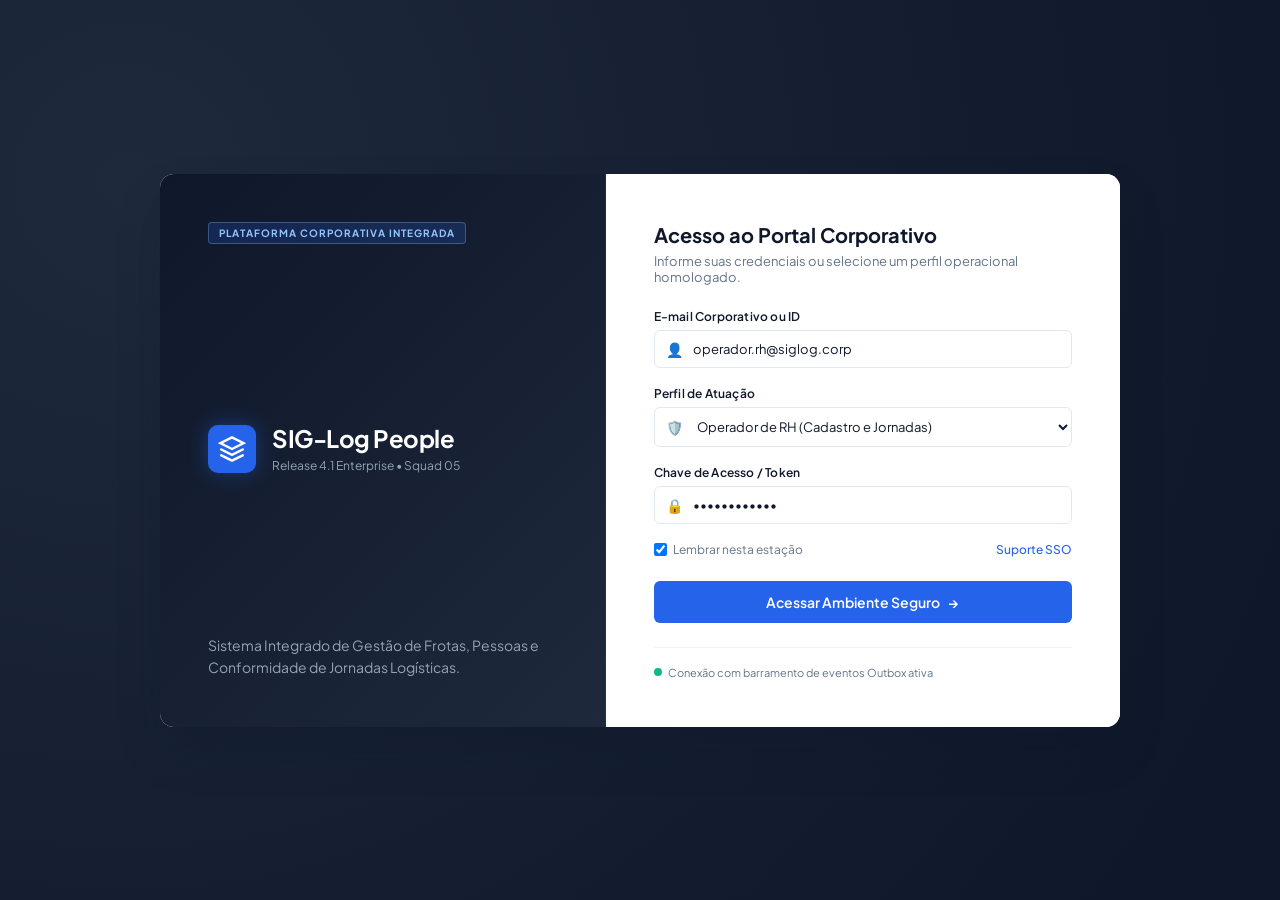
<file: static/index.html>
<!DOCTYPE html>
<html lang="pt-BR">
<head>
  <meta charset="UTF-8">
  <meta name="viewport" content="width=device-width, initial-scale=1.0">
  <title>SIG-Log Enterprise | Gestão de Jornadas & Pessoas</title>
  <link rel="stylesheet" href="css/app.css">
  <link rel="preconnect" href="https://fonts.googleapis.com">
  <link href="https://fonts.googleapis.com/css2?family=Plus+Jakarta+Sans:wght@400;500;600;700&display=swap" rel="stylesheet">
</head>
<body>

  <!-- TELA 1: LOGIN CORPORATIVO (Inicial) -->
  <div id="loginScreen" class="login-wrapper">
    <div class="login-container">
      <div class="login-brand">
        <div class="corporate-badge">PLATAFORMA CORPORATIVA INTEGRADA</div>
        <div class="logo-group">
          <div class="brand-symbol">
            <svg width="28" height="28" viewBox="0 0 24 24" fill="none" stroke="currentColor" stroke-width="2">
              <path d="M12 2L2 7l10 5 10-5-10-5zM2 17l10 5 10-5M2 12l10 5 10-5"/>
            </svg>
          </div>
          <div>
            <h1>SIG-Log People</h1>
            <span class="sub-version">Release 4.1 Enterprise &bull; Squad 05</span>
          </div>
        </div>
        <p class="brand-desc">Sistema Integrado de Gestão de Frotas, Pessoas e Conformidade de Jornadas Logísticas.</p>
      </div>

      <div class="login-card">
        <div class="login-header">
          <h2>Acesso ao Portal Corporativo</h2>
          <p>Informe suas credenciais ou selecione um perfil operacional homologado.</p>
        </div>

        <form id="formLogin">
          <div class="form-group">
            <label for="loginEmail">E-mail Corporativo ou ID</label>
            <div class="input-with-icon">
              <span class="input-icon">👤</span>
              <input type="text" id="loginEmail" placeholder="usuario@siglog.corp" value="operador.rh@siglog.corp" required>
            </div>
          </div>

          <div class="form-group">
            <label for="loginRole">Perfil de Atuação</label>
            <div class="input-with-icon">
              <span class="input-icon">🛡️</span>
              <select id="loginRole" required>
                <option value="Operador de RH">Operador de RH (Cadastro e Jornadas)</option>
                <option value="Gestor de Tráfego">Gestor de Tráfego & Escalas</option>
                <option value="Auditor de Compliance">Auditor de Compliance & Descansos</option>
              </select>
            </div>
          </div>

          <div class="form-group">
            <label for="loginPass">Chave de Acesso / Token</label>
            <div class="input-with-icon">
              <span class="input-icon">🔒</span>
              <input type="password" id="loginPass" value="••••••••••••" placeholder="Senha do domínio" required>
            </div>
          </div>

          <div class="login-meta">
            <label class="remember-me">
              <input type="checkbox" checked> Lembrar nesta estação
            </label>
            <a href="#" class="forgot-link" onclick="alert('Consulte o administrador do cluster SIG-Log para redefinição via SSO.'); return false;">Suporte SSO</a>
          </div>

          <button type="submit" class="btn btn-primary btn-block btn-lg">
            <span>Acessar Ambiente Seguro</span>
            <span class="arrow">&rarr;</span>
          </button>
        </form>

        <div class="login-footer">
          <div class="security-tag">
            <span class="sec-dot"></span> Conexão com barramento de eventos Outbox ativa
          </div>
        </div>
      </div>
    </div>
  </div>

  <!-- TELA 2: AMBIENTE DO SISTEMA (Após Login) -->
  <div id="appLayout" class="app-layout hidden">
    <!-- Sidebar Corporativa -->
    <aside class="sidebar">
      <div class="sidebar-header">
        <div class="brand-mini">
          <div class="brand-symbol sm">
            <svg width="18" height="18" viewBox="0 0 24 24" fill="none" stroke="currentColor" stroke-width="2">
              <path d="M12 2L2 7l10 5 10-5-10-5zM2 17l10 5 10-5M2 12l10 5 10-5"/>
            </svg>
          </div>
          <div>
            <h3>SIG-Log People</h3>
            <span class="badge-env">PROD-4.1</span>
          </div>
        </div>
      </div>

      <div class="nav-section-title">OPERAÇÃO & GESTÃO</div>
      <nav class="nav-menu">
        <button type="button" class="nav-item active" data-tab="dashboard">
          <span class="nav-icon">📊</span>
          <span class="nav-text">Painel Executivo (KPIs)</span>
        </button>
        <button type="button" class="nav-item" data-tab="employees">
          <span class="nav-icon">👥</span>
          <span class="nav-text">Quadro de Pessoas</span>
        </button>
        <button type="button" class="nav-item" data-tab="allocations">
          <span class="nav-icon">📋</span>
          <span class="nav-text">Alocações & Escalas</span>
        </button>
        <button type="button" class="nav-item" data-tab="conflicts">
          <span class="nav-icon">⚠️</span>
          <span class="nav-text">Auditoria de Conflitos</span>
          <span class="badge-count" id="navConflictBadge">0</span>
        </button>
      </nav>

      <div class="nav-section-title">SISTEMA & GOVERNANÇA</div>
      <nav class="nav-menu">
        <button type="button" class="nav-item" onclick="window.open('http://localhost:5000/api/dashboard', '_blank')">
          <span class="nav-icon">🔗</span>
          <span class="nav-text">Endpoint API (/dashboard)</span>
        </button>
      </nav>

      <!-- Perfil do Usuário na Base da Sidebar -->
      <div class="sidebar-footer">
        <div class="user-profile-card">
          <div class="avatar-corp" id="userAvatar">RH</div>
          <div class="user-meta">
            <span class="user-name" id="userNameDisplay">Carlos Miranda</span>
            <span class="user-role" id="userRoleDisplay">Operador de RH</span>
          </div>
          <button type="button" class="btn-logout" id="btnLogout" title="Encerrar Sessão">
            <svg width="18" height="18" viewBox="0 0 24 24" fill="none" stroke="currentColor" stroke-width="2">
              <path d="M9 21H5a2 2 0 0 1-2-2V5a2 2 0 0 1 2-2h4M16 17l5-5-5-5M21 12H9"/>
            </svg>
          </button>
        </div>
      </div>
    </aside>

    <!-- Área Principal de Trabalho -->
    <main class="main-content">
      <!-- Barra Superior Executiva -->
      <header class="top-bar">
        <div class="top-bar-left">
          <div class="breadcrumb">
            <span>SIG-Log</span> / <span id="currentSectionName">Painel Executivo</span>
          </div>
        </div>

        <div class="top-bar-right">
          <div class="system-indicator">
            <span class="pulse-dot online" id="statusDot"></span>
            <span class="status-label" id="statusLabel">Conectando à API...</span>
          </div>
          <button type="button" class="btn btn-sm btn-ghost" id="btnSync">
            <span>🔄 Sincronizar</span>
          </button>
        </div>
      </header>

      <!-- Banner Global de Feedback -->
      <div id="feedbackBanner" class="feedback-banner hidden"></div>

      <!-- PAINEL 1: DASHBOARD EXECUTIVO -->
      <section id="view-dashboard" class="view-panel active">
        <div class="section-title-wrap">
          <div>
            <h2>Visão Geral de Disponibilidade e Conformidade</h2>
            <p>Métricas operacionais consolidadas a partir do banco de dados relacional e motor de regras.</p>
          </div>
        </div>

        <div class="kpi-grid">
          <div class="kpi-card">
            <div class="kpi-top">
              <span class="kpi-title">Motoristas Homologados</span>
              <span class="kpi-icon">🚚</span>
            </div>
            <div class="kpi-number" id="kpi-drivers">0</div>
            <div class="kpi-status ok">
              <span>●</span> Cadastrados e certificados no SIG
            </div>
          </div>

          <div class="kpi-card">
            <div class="kpi-top">
              <span class="kpi-title">Escalas Planejadas</span>
              <span class="kpi-icon">📅</span>
            </div>
            <div class="kpi-number" id="kpi-schedules">0</div>
            <div class="kpi-status neutral">
              <span>●</span> Alocações ativas no ciclo atual
            </div>
          </div>

          <div class="kpi-card warning">
            <div class="kpi-top">
              <span class="kpi-title">Conflitos de Jornada</span>
              <span class="kpi-icon">⚠️</span>
            </div>
            <div class="kpi-number text-alert" id="kpi-conflicts">0</div>
            <div class="kpi-status alert">
              <span>●</span> Violações de descanso / certificação
            </div>
          </div>

          <div class="kpi-card">
            <div class="kpi-top">
              <span class="kpi-title">Índice de Cobertura</span>
              <span class="kpi-icon">🛡️</span>
            </div>
            <div class="kpi-number" id="kpi-coverage">100%</div>
            <div class="kpi-status ok">
              <span>●</span> Conformidade com Acordo Coletivo
            </div>
          </div>
        </div>

        <!-- Validador de Invariantes em Tempo Real -->
        <div class="content-card mt-6">
          <div class="content-card-header">
            <div>
              <h3>Simulador de Elegibilidade de Alocação</h3>
              <p>Validação prévia das regras de negócio (Art. 66/67 CLT: 11h de descanso + certificação CNH).</p>
            </div>
            <span class="tag-audit">Heurística: Prevenção de Erros</span>
          </div>
          <div class="content-card-body">
            <form id="formValidateRule" class="grid-form-inline">
              <div class="input-block">
                <label>ID do Motorista</label>
                <input type="number" id="valDriverId" placeholder="Ex: 1" required>
              </div>
              <div class="input-block">
                <label>Início da Jornada Pretendida</label>
                <input type="datetime-local" id="valStart" required>
              </div>
              <div class="input-block">
                <label>Término Estimado</label>
                <input type="datetime-local" id="valEnd" required>
              </div>
              <div class="input-block action-cell">
                <button type="submit" class="btn btn-primary">Auditar Elegibilidade</button>
              </div>
            </form>
            <div id="validationResult" class="audit-response hidden mt-4"></div>
          </div>
        </div>
      </section>

      <!-- PAINEL 2: QUADRO DE PROFISSIONAIS -->
      <section id="view-employees" class="view-panel">
        <div class="section-title-wrap flex-between">
          <div>
            <h2>Quadro de Colaboradores e Especialidades</h2>
            <p>Base unificada de motoristas, qualificações e controle de descansos interjornada.</p>
          </div>
          <button type="button" class="btn btn-primary" id="btnOpenEmployeeModal">
            <span>+ Cadastrar Profissional</span>
          </button>
        </div>

        <div class="content-card">
          <div class="table-responsive">
            <table class="corp-table">
              <thead>
                <tr>
                  <th>Identificador</th>
                  <th>Colaborador</th>
                  <th>Função / Ocupação</th>
                  <th>Habilitação (CNH)</th>
                  <th>Status Operacional</th>
                  <th>Ações</th>
                </tr>
              </thead>
              <tbody id="employeeTableBody">
                <tr><td colspan="6" class="text-center">Carregando dados corporativos...</td></tr>
              </tbody>
            </table>
          </div>
        </div>
      </section>

      <!-- PAINEL 3: ESCALAS & ALOCAÇÃO -->
      <section id="view-allocations" class="view-panel">
        <div class="section-title-wrap">
          <div>
            <h2>Central de Escalonamento e Alocação</h2>
            <p>Vinculação formal de profissionais com publicação no padrão <code>MotoristaEscalado</code>.</p>
          </div>
        </div>

        <div class="content-card max-w-3xl">
          <div class="content-card-header">
            <h3>Nova Ordem de Alocação</h3>
          </div>
          <div class="content-card-body">
            <form id="formAllocation" class="form-vertical">
              <div class="form-row-2">
                <div class="form-group">
                  <label>ID do Profissional</label>
                  <input type="number" id="allocDriverId" placeholder="Ex: 1" required>
                </div>
                <div class="form-group">
                  <label>Código da Escala / Turno</label>
                  <input type="text" id="allocShiftId" placeholder="Ex: TURNO-NOTURNO-02" required>
                </div>
              </div>
              <div class="form-row-2">
                <div class="form-group">
                  <label>Início da Escala</label>
                  <input type="datetime-local" id="allocStart" required>
                </div>
                <div class="form-group">
                  <label>Previsão de Término</label>
                  <input type="datetime-local" id="allocEnd" required>
                </div>
              </div>
              <div class="mt-4 form-actions">
                <button type="submit" class="btn btn-success btn-lg">
                  Confirmar e Registrar Alocação (Outbox)
                </button>
              </div>
            </form>
          </div>
        </div>
      </section>

      <!-- PAINEL 4: AUDITORIA DE CONFLITOS -->
      <section id="view-conflicts" class="view-panel">
        <div class="section-title-wrap">
          <div>
            <h2>Auditoria de Invariantes e Conflitos</h2>
            <p>Monitoramento contínuo de descansos violados e escalas sobrepostas.</p>
          </div>
        </div>

        <div class="content-card">
          <div class="content-card-body">
            <div id="conflictsList" class="conflict-feed">
              <div class="empty-audit-state">
                <div class="empty-icon">✓</div>
                <h4>Nenhum Conflito Ativo no Momento</h4>
                <p>Todas as escalas registradas cumprem os requisitos de descanso mínimo e certificação.</p>
              </div>
            </div>
          </div>
        </div>
      </section>
    </main>
  </div>

  <!-- MODAL CORPORATIVO: NOVO PROFISSIONAL -->
  <div id="modalEmployee" class="modal-backdrop hidden">
    <div class="modal-box">
      <div class="modal-header">
        <div>
          <h3>Novo Cadastro de Profissional</h3>
          <span class="modal-sub">Módulo de RH &bull; SIG-Log People</span>
        </div>
        <button type="button" class="btn-close" id="btnCloseEmployeeModal">&times;</button>
      </div>

      <form id="formNewEmployee" class="modal-body">
        <div class="form-group">
          <label>Nome Completo do Colaborador</label>
          <input type="text" id="empName" placeholder="Ex: Carlos Eduardo de Miranda" required>
        </div>

        <div class="form-row-2">
          <div class="form-group">
            <label>Função Operacional</label>
            <select id="empRole" required>
              <option value="Motorista Carreteiro">Motorista Carreteiro</option>
              <option value="Motorista Urbano">Motorista Urbano (VUC)</option>
              <option value="Operador de Pátio">Operador de Logística/Pátio</option>
            </select>
          </div>

          <div class="form-group">
            <label>Categoria CNH</label>
            <input type="text" id="empCnh" placeholder="Ex: Categoria E" value="Categoria E" required>
          </div>
        </div>

        <div class="modal-footer">
          <button type="button" class="btn btn-ghost" id="btnCancelEmployee">Cancelar</button>
          <button type="submit" class="btn btn-primary">Salvar no Banco de Dados</button>
        </div>
      </form>
    </div>
  </div>

  <script src="js/api.js"></script>
  <script src="js/app.js"></script>
</body>
</html>
</file>
<file: static/css/app.css>
:root {
  --bg-app: #f8fafc;
  --bg-card: #ffffff;
  --sidebar-bg: #0f172a;
  --sidebar-hover: #1e293b;
  --sidebar-active: #2563eb;
  
  --primary: #2563eb;
  --primary-hover: #1d4ed8;
  --primary-subtle: #eff6ff;
  
  --text-main: #0f172a;
  --text-muted: #64748b;
  --text-light: #94a3b8;
  
  --border-color: #e2e8f0;
  --border-light: #f1f5f9;
  
  --success: #10b981;
  --success-bg: #ecfdf5;
  --warning: #f59e0b;
  --warning-bg: #fffbeb;
  --danger: #ef4444;
  --danger-bg: #fef2f2;
  
  --shadow-sm: 0 1px 2px 0 rgba(0, 0, 0, 0.05);
  --shadow-md: 0 4px 6px -1px rgba(0, 0, 0, 0.07), 0 2px 4px -2px rgba(0, 0, 0, 0.05);
  --shadow-lg: 0 10px 15px -3px rgba(0, 0, 0, 0.08), 0 4px 6px -4px rgba(0, 0, 0, 0.04);
  --radius-sm: 6px;
  --radius-md: 10px;
  --radius-lg: 14px;
}

* {
  box-sizing: border-box;
  margin: 0;
  padding: 0;
  font-family: 'Plus Jakarta Sans', -apple-system, BlinkMacSystemFont, "Segoe UI", Roboto, sans-serif;
}

body {
  background-color: var(--bg-app);
  color: var(--text-main);
  height: 100vh;
  overflow: hidden;
  -webkit-font-smoothing: antialiased;
}

/* ==========================================================================
   TELA DE LOGIN CORPORATIVO
   ========================================================================== */
.login-wrapper {
  min-height: 100vh;
  display: flex;
  align-items: center;
  justify-content: center;
  background: radial-gradient(circle at 10% 20%, #1e293b 0%, #0f172a 90%);
  padding: 24px;
}

.login-container {
  display: flex;
  max-width: 960px;
  width: 100%;
  background: #ffffff;
  border-radius: var(--radius-lg);
  overflow: hidden;
  box-shadow: 0 25px 50px -12px rgba(15, 23, 42, 0.35);
}

.login-brand {
  flex: 1;
  background: linear-gradient(135deg, #0f172a 0%, #1e293b 100%);
  color: #ffffff;
  padding: 48px;
  display: flex;
  flex-direction: column;
  justify-content: space-between;
  border-right: 1px solid rgba(255, 255, 255, 0.08);
}

.corporate-badge {
  display: inline-block;
  align-self: flex-start;
  font-size: 10px;
  font-weight: 700;
  letter-spacing: 1px;
  color: #93c5fd;
  background: rgba(37, 99, 235, 0.2);
  padding: 4px 10px;
  border-radius: 4px;
  border: 1px solid rgba(147, 197, 253, 0.3);
}

.logo-group {
  margin-top: 40px;
  display: flex;
  align-items: center;
  gap: 16px;
}

.brand-symbol {
  width: 48px;
  height: 48px;
  background: var(--primary);
  border-radius: var(--radius-md);
  display: flex;
  align-items: center;
  justify-content: center;
  color: #fff;
  box-shadow: 0 0 20px rgba(37, 99, 235, 0.4);
}

.brand-symbol.sm {
  width: 32px;
  height: 32px;
  border-radius: 6px;
}

.login-brand h1 {
  font-size: 24px;
  font-weight: 700;
  letter-spacing: -0.5px;
}

.sub-version {
  font-size: 12px;
  color: var(--text-light);
}

.brand-desc {
  font-size: 14px;
  line-height: 1.6;
  color: var(--text-light);
  margin-top: 20px;
}

.login-card {
  flex: 1.2;
  padding: 48px;
  background: #ffffff;
  display: flex;
  flex-direction: column;
  justify-content: center;
}

.login-header h2 {
  font-size: 20px;
  font-weight: 700;
  color: var(--text-main);
  margin-bottom: 6px;
}

.login-header p {
  font-size: 13px;
  color: var(--text-muted);
  margin-bottom: 24px;
}

.form-group {
  margin-bottom: 18px;
}

.form-group label {
  display: block;
  font-size: 12px;
  font-weight: 600;
  color: var(--text-main);
  margin-bottom: 6px;
  letter-spacing: 0.2px;
}

.input-with-icon {
  position: relative;
  display: flex;
  align-items: center;
}

.input-icon {
  position: absolute;
  left: 12px;
  font-size: 14px;
  color: var(--text-muted);
  pointer-events: none;
}

.input-with-icon input,
.input-with-icon select {
  width: 100%;
  padding: 10px 14px 10px 38px;
  font-size: 13px;
  color: var(--text-main);
  background: #ffffff;
  border: 1px solid var(--border-color);
  border-radius: var(--radius-sm);
  transition: all 0.2s;
  outline: none;
}

.input-with-icon input:focus,
.input-with-icon select:focus {
  border-color: var(--primary);
  box-shadow: 0 0 0 3px rgba(37, 99, 235, 0.15);
}

.login-meta {
  display: flex;
  justify-content: space-between;
  align-items: center;
  font-size: 12px;
  margin-bottom: 24px;
  color: var(--text-muted);
}

.remember-me {
  display: flex;
  align-items: center;
  gap: 6px;
  cursor: pointer;
}

.forgot-link {
  color: var(--primary);
  text-decoration: none;
  font-weight: 500;
}

.forgot-link:hover {
  text-decoration: underline;
}

.login-footer {
  margin-top: 24px;
  padding-top: 18px;
  border-top: 1px solid var(--border-light);
}

.security-tag {
  font-size: 11px;
  color: var(--text-muted);
  display: flex;
  align-items: center;
  gap: 6px;
}

.sec-dot {
  width: 8px;
  height: 8px;
  background: var(--success);
  border-radius: 50%;
  display: inline-block;
}

/* ==========================================================================
   LAYOUT CORPORATIVO (APP)
   ========================================================================== */
.app-layout {
  display: flex;
  height: 100vh;
}

/* Sidebar */
.sidebar {
  width: 270px;
  background-color: var(--sidebar-bg);
  color: #ffffff;
  display: flex;
  flex-direction: column;
  padding: 24px 16px;
  border-right: 1px solid rgba(255, 255, 255, 0.05);
}

.sidebar-header {
  padding-bottom: 20px;
  border-bottom: 1px solid rgba(255, 255, 255, 0.08);
  margin-bottom: 20px;
}

.brand-mini {
  display: flex;
  align-items: center;
  gap: 12px;
}

.brand-mini h3 {
  font-size: 15px;
  font-weight: 700;
  letter-spacing: -0.3px;
}

.badge-env {
  font-size: 9px;
  font-weight: 700;
  background: rgba(37, 99, 235, 0.3);
  color: #93c5fd;
  padding: 2px 5px;
  border-radius: 4px;
}

.nav-section-title {
  font-size: 10px;
  font-weight: 700;
  color: #64748b;
  letter-spacing: 0.8px;
  margin: 16px 10px 8px;
}

.nav-menu {
  display: flex;
  flex-direction: column;
  gap: 4px;
}

.nav-item {
  width: 100%;
  background: transparent;
  border: none;
  color: #94a3b8;
  padding: 10px 12px;
  font-size: 13px;
  font-weight: 500;
  border-radius: var(--radius-sm);
  display: flex;
  align-items: center;
  gap: 10px;
  cursor: pointer;
  transition: all 0.15s ease-in-out;
  text-align: left;
}

.nav-item:hover {
  background: var(--sidebar-hover);
  color: #ffffff;
}

.nav-item.active {
  background: var(--sidebar-active);
  color: #ffffff;
  font-weight: 600;
}

.nav-icon {
  font-size: 16px;
}

.badge-count {
  margin-left: auto;
  background: rgba(239, 68, 68, 0.2);
  color: #fca5a5;
  font-size: 10px;
  font-weight: 700;
  padding: 2px 7px;
  border-radius: 10px;
}

.sidebar-footer {
  margin-top: auto;
  padding-top: 16px;
  border-top: 1px solid rgba(255, 255, 255, 0.08);
}

.user-profile-card {
  display: flex;
  align-items: center;
  gap: 10px;
  padding: 8px 10px;
  background: rgba(255, 255, 255, 0.03);
  border-radius: var(--radius-sm);
}

.avatar-corp {
  width: 34px;
  height: 34px;
  background: var(--primary);
  border-radius: 50%;
  display: flex;
  align-items: center;
  justify-content: center;
  font-size: 12px;
  font-weight: 700;
  color: #fff;
}

.user-meta {
  flex: 1;
  display: flex;
  flex-direction: column;
  overflow: hidden;
}

.user-name {
  font-size: 12px;
  font-weight: 600;
  color: #fff;
  white-space: nowrap;
  text-overflow: ellipsis;
  overflow: hidden;
}

.user-role {
  font-size: 10px;
  color: #94a3b8;
}

.btn-logout {
  background: transparent;
  border: none;
  color: #94a3b8;
  cursor: pointer;
  padding: 6px;
  border-radius: 4px;
  transition: all 0.2s;
}

.btn-logout:hover {
  background: rgba(239, 68, 68, 0.2);
  color: #ef4444;
}

/* Área de Conteúdo */
.main-content {
  flex: 1;
  display: flex;
  flex-direction: column;
  overflow-y: auto;
}

.top-bar {
  height: 60px;
  background: var(--bg-card);
  border-bottom: 1px solid var(--border-color);
  display: flex;
  align-items: center;
  justify-content: space-between;
  padding: 0 32px;
}

.breadcrumb {
  font-size: 13px;
  color: var(--text-muted);
}

.breadcrumb span:last-child {
  font-weight: 600;
  color: var(--text-main);
}

.top-bar-right {
  display: flex;
  align-items: center;
  gap: 16px;
}

.system-indicator {
  display: flex;
  align-items: center;
  gap: 8px;
  font-size: 12px;
  color: var(--text-muted);
  background: var(--bg-app);
  padding: 6px 12px;
  border-radius: 20px;
  border: 1px solid var(--border-color);
}

.pulse-dot {
  width: 8px;
  height: 8px;
  border-radius: 50%;
}

.pulse-dot.online { background: var(--success); }
.pulse-dot.offline { background: var(--danger); }

/* Views / Painéis */
.view-panel {
  display: none;
  padding: 32px;
}

.view-panel.active {
  display: block;
}

.section-title-wrap {
  margin-bottom: 24px;
}

.section-title-wrap h2 {
  font-size: 20px;
  font-weight: 700;
  color: var(--text-main);
  letter-spacing: -0.3px;
}

.section-title-wrap p {
  font-size: 13px;
  color: var(--text-muted);
  margin-top: 4px;
}

.flex-between {
  display: flex;
  justify-content: space-between;
  align-items: center;
}

/* KPIs Grid */
.kpi-grid {
  display: grid;
  grid-template-columns: repeat(auto-fit, minmax(220px, 1fr));
  gap: 20px;
}

.kpi-card {
  background: var(--bg-card);
  border-radius: var(--radius-md);
  padding: 20px;
  border: 1px solid var(--border-color);
  box-shadow: var(--shadow-sm);
  display: flex;
  flex-direction: column;
  transition: transform 0.2s, box-shadow 0.2s;
}

.kpi-card:hover {
  transform: translateY(-2px);
  box-shadow: var(--shadow-md);
}

.kpi-top {
  display: flex;
  justify-content: space-between;
  align-items: center;
}

.kpi-title {
  font-size: 12px;
  font-weight: 600;
  color: var(--text-muted);
  text-transform: uppercase;
  letter-spacing: 0.5px;
}

.kpi-number {
  font-size: 30px;
  font-weight: 700;
  color: var(--text-main);
  margin: 12px 0 8px;
}

.kpi-status {
  font-size: 11px;
  display: flex;
  align-items: center;
  gap: 6px;
}

.kpi-status.ok { color: var(--success); }
.kpi-status.neutral { color: var(--text-muted); }
.kpi-status.alert { color: var(--danger); }
.text-alert { color: var(--danger) !important; }

/* Cards Genéricos */
.content-card {
  background: var(--bg-card);
  border-radius: var(--radius-md);
  border: 1px solid var(--border-color);
  box-shadow: var(--shadow-sm);
  overflow: hidden;
}

.content-card-header {
  padding: 20px 24px;
  border-bottom: 1px solid var(--border-color);
  display: flex;
  justify-content: space-between;
  align-items: center;
}

.content-card-header h3 {
  font-size: 15px;
  font-weight: 700;
  color: var(--text-main);
}

.content-card-header p {
  font-size: 12px;
  color: var(--text-muted);
  margin-top: 2px;
}

.tag-audit {
  font-size: 11px;
  font-weight: 600;
  background: var(--primary-subtle);
  color: var(--primary);
  padding: 4px 10px;
  border-radius: 4px;
}

.content-card-body {
  padding: 24px;
}

/* Formulários & Grids */
.grid-form-inline {
  display: grid;
  grid-template-columns: 1fr 1.5fr 1.5fr auto;
  gap: 16px;
  align-items: flex-end;
}

.input-block label {
  display: block;
  font-size: 11px;
  font-weight: 600;
  color: var(--text-muted);
  margin-bottom: 6px;
}

.input-block input,
.input-block select {
  width: 100%;
  padding: 10px 12px;
  font-size: 13px;
  border: 1px solid var(--border-color);
  border-radius: var(--radius-sm);
  outline: none;
}

.input-block input:focus {
  border-color: var(--primary);
  box-shadow: 0 0 0 2px rgba(37, 99, 235, 0.15);
}

.form-row-2 {
  display: grid;
  grid-template-columns: 1fr 1fr;
  gap: 16px;
}

/* Botões */
.btn {
  padding: 10px 18px;
  font-size: 13px;
  font-weight: 600;
  border-radius: var(--radius-sm);
  border: none;
  cursor: pointer;
  display: inline-flex;
  align-items: center;
  justify-content: center;
  gap: 8px;
  transition: all 0.15s ease-in-out;
}

.btn-primary {
  background: var(--primary);
  color: #ffffff;
}

.btn-primary:hover {
  background: var(--primary-hover);
}

.btn-success {
  background: var(--success);
  color: #ffffff;
}

.btn-ghost {
  background: transparent;
  color: var(--text-muted);
  border: 1px solid var(--border-color);
}

.btn-ghost:hover {
  background: var(--bg-app);
  color: var(--text-main);
}

.btn-block {
  width: 100%;
}

.btn-lg {
  padding: 12px 24px;
  font-size: 14px;
}

.btn-sm {
  padding: 6px 12px;
  font-size: 12px;
}

/* Tabelas Corporativas */
.corp-table {
  width: 100%;
  border-collapse: collapse;
  font-size: 13px;
}

.corp-table th {
  background: var(--bg-app);
  padding: 12px 18px;
  text-align: left;
  font-weight: 600;
  color: var(--text-muted);
  font-size: 11px;
  text-transform: uppercase;
  letter-spacing: 0.5px;
  border-bottom: 1px solid var(--border-color);
}

.corp-table td {
  padding: 14px 18px;
  border-bottom: 1px solid var(--border-color);
  color: var(--text-main);
}

.corp-table tr:hover td {
  background-color: #fcfdfe;
}

/* Badges e Status */
.pill {
  display: inline-block;
  padding: 4px 8px;
  font-size: 11px;
  font-weight: 600;
  border-radius: 4px;
}

.pill-success {
  background: var(--success-bg);
  color: #065f46;
  border: 1px solid #a7f3d0;
}

.pill-warning {
  background: var(--warning-bg);
  color: #92400e;
  border: 1px solid #fde68a;
}

/* Feedback e Auditoria */
.audit-response {
  padding: 14px 18px;
  border-radius: var(--radius-sm);
  font-size: 13px;
  font-weight: 500;
}

.audit-response.valid {
  background: var(--success-bg);
  color: #065f46;
  border: 1px solid #a7f3d0;
}

.audit-response.invalid {
  background: var(--danger-bg);
  color: #991b1b;
  border: 1px solid #fecaca;
}

.feedback-banner {
  margin: 16px 32px 0;
  padding: 12px 18px;
  border-radius: var(--radius-sm);
  font-size: 13px;
  font-weight: 500;
}

.feedback-banner.success {
  background: var(--success-bg);
  color: #065f46;
  border: 1px solid #a7f3d0;
}

.feedback-banner.error {
  background: var(--danger-bg);
  color: #991b1b;
  border: 1px solid #fecaca;
}

/* Modais */
.modal-backdrop {
  position: fixed;
  inset: 0;
  background: rgba(15, 23, 42, 0.6);
  backdrop-filter: blur(4px);
  display: flex;
  align-items: center;
  justify-content: center;
  z-index: 1000;
}

.modal-box {
  background: #ffffff;
  width: 520px;
  border-radius: var(--radius-md);
  box-shadow: var(--shadow-lg);
  overflow: hidden;
}

.modal-header {
  padding: 20px 24px;
  border-bottom: 1px solid var(--border-color);
  display: flex;
  justify-content: space-between;
  align-items: center;
}

.modal-header h3 {
  font-size: 16px;
  font-weight: 700;
}

.modal-sub {
  font-size: 11px;
  color: var(--text-muted);
}

.btn-close {
  background: transparent;
  border: none;
  font-size: 24px;
  color: var(--text-muted);
  cursor: pointer;
}

.modal-body {
  padding: 24px;
}

.modal-footer {
  display: flex;
  justify-content: flex-end;
  gap: 10px;
  margin-top: 24px;
  padding-top: 16px;
  border-top: 1px solid var(--border-light);
}

.empty-audit-state {
  text-align: center;
  padding: 40px 20px;
  color: var(--text-muted);
}

.empty-icon {
  width: 48px;
  height: 48px;
  background: var(--success-bg);
  color: var(--success);
  border-radius: 50%;
  display: flex;
  align-items: center;
  justify-content: center;
  font-size: 20px;
  font-weight: bold;
  margin: 0 auto 16px;
}

.hidden {
  display: none !important;
}

.mt-4 { margin-top: 16px; }
.mt-6 { margin-top: 24px; }
.max-w-3xl { max-width: 768px; }
</file>
